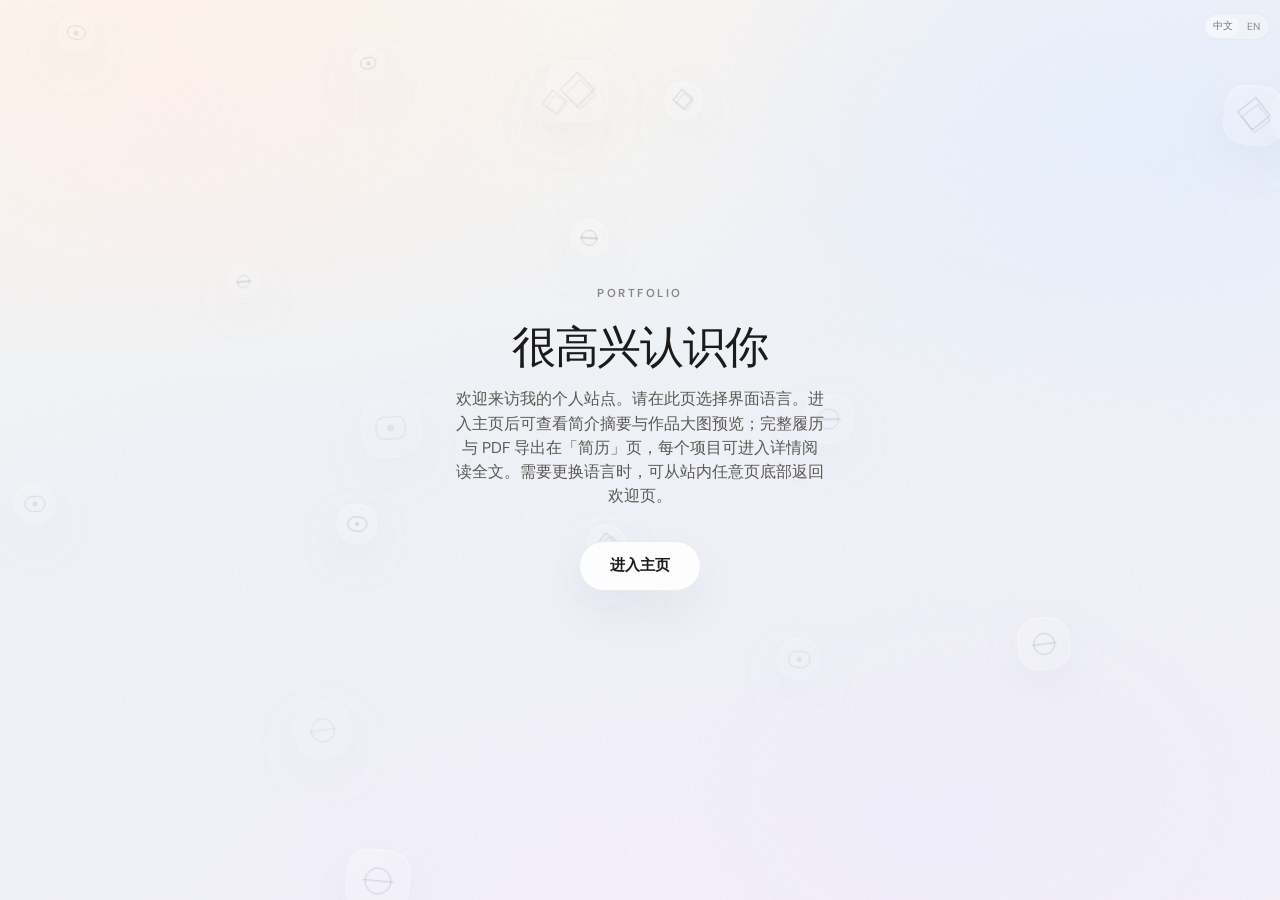
<file: index.html>
<!DOCTYPE html>
<html lang="zh-CN">
  <head>
    <meta charset="UTF-8" />
    <meta name="viewport" content="width=device-width, initial-scale=1" />
    <meta name="description" content="" id="meta-desc" />
    <title id="doc-title">很高兴认识你</title>
    <link rel="preconnect" href="https://fonts.googleapis.com" />
    <link rel="preconnect" href="https://fonts.gstatic.com" crossorigin />
    <link
      href="https://fonts.googleapis.com/css2?family=DM+Sans:ital,opsz,wght@0,9..40,300;0,9..40,400;0,9..40,500;0,9..40,600;1,9..40,400&display=swap"
      rel="stylesheet"
    />
    <link rel="stylesheet" href="styles.css" />
  </head>
  <body data-page="welcome">
    <div class="grain" aria-hidden="true"></div>
    <div class="welcome-bg" id="welcome-bg" aria-hidden="true"></div>

    <div class="lang-corner no-print">
      <div class="lang-switch lang-switch--compact" role="group" aria-label="语言">
        <button type="button" class="lang-btn active" data-lang="zh" aria-pressed="true">中文</button>
        <button type="button" class="lang-btn" data-lang="en" aria-pressed="false">EN</button>
      </div>
    </div>

    <main class="welcome-screen">
      <p class="welcome-eyebrow" data-i18n="welcome.eyebrow">Personal site</p>
      <h1 class="welcome-title" data-i18n="welcome.title">很高兴认识你</h1>
      <p class="welcome-subtitle" data-i18n="welcome.subtitle">
        先选择语言，再进入主页：左侧为个人简介摘要，下方为作品预览；完整履历与 PDF 在简历页，每个项目可展开详情。
      </p>

      <button type="button" id="welcome-enter" class="btn-welcome-enter" data-i18n="welcome.enter">
        进入站点
      </button>
    </main>

    <script src="app.js" defer></script>
  </body>
</html>
</file>
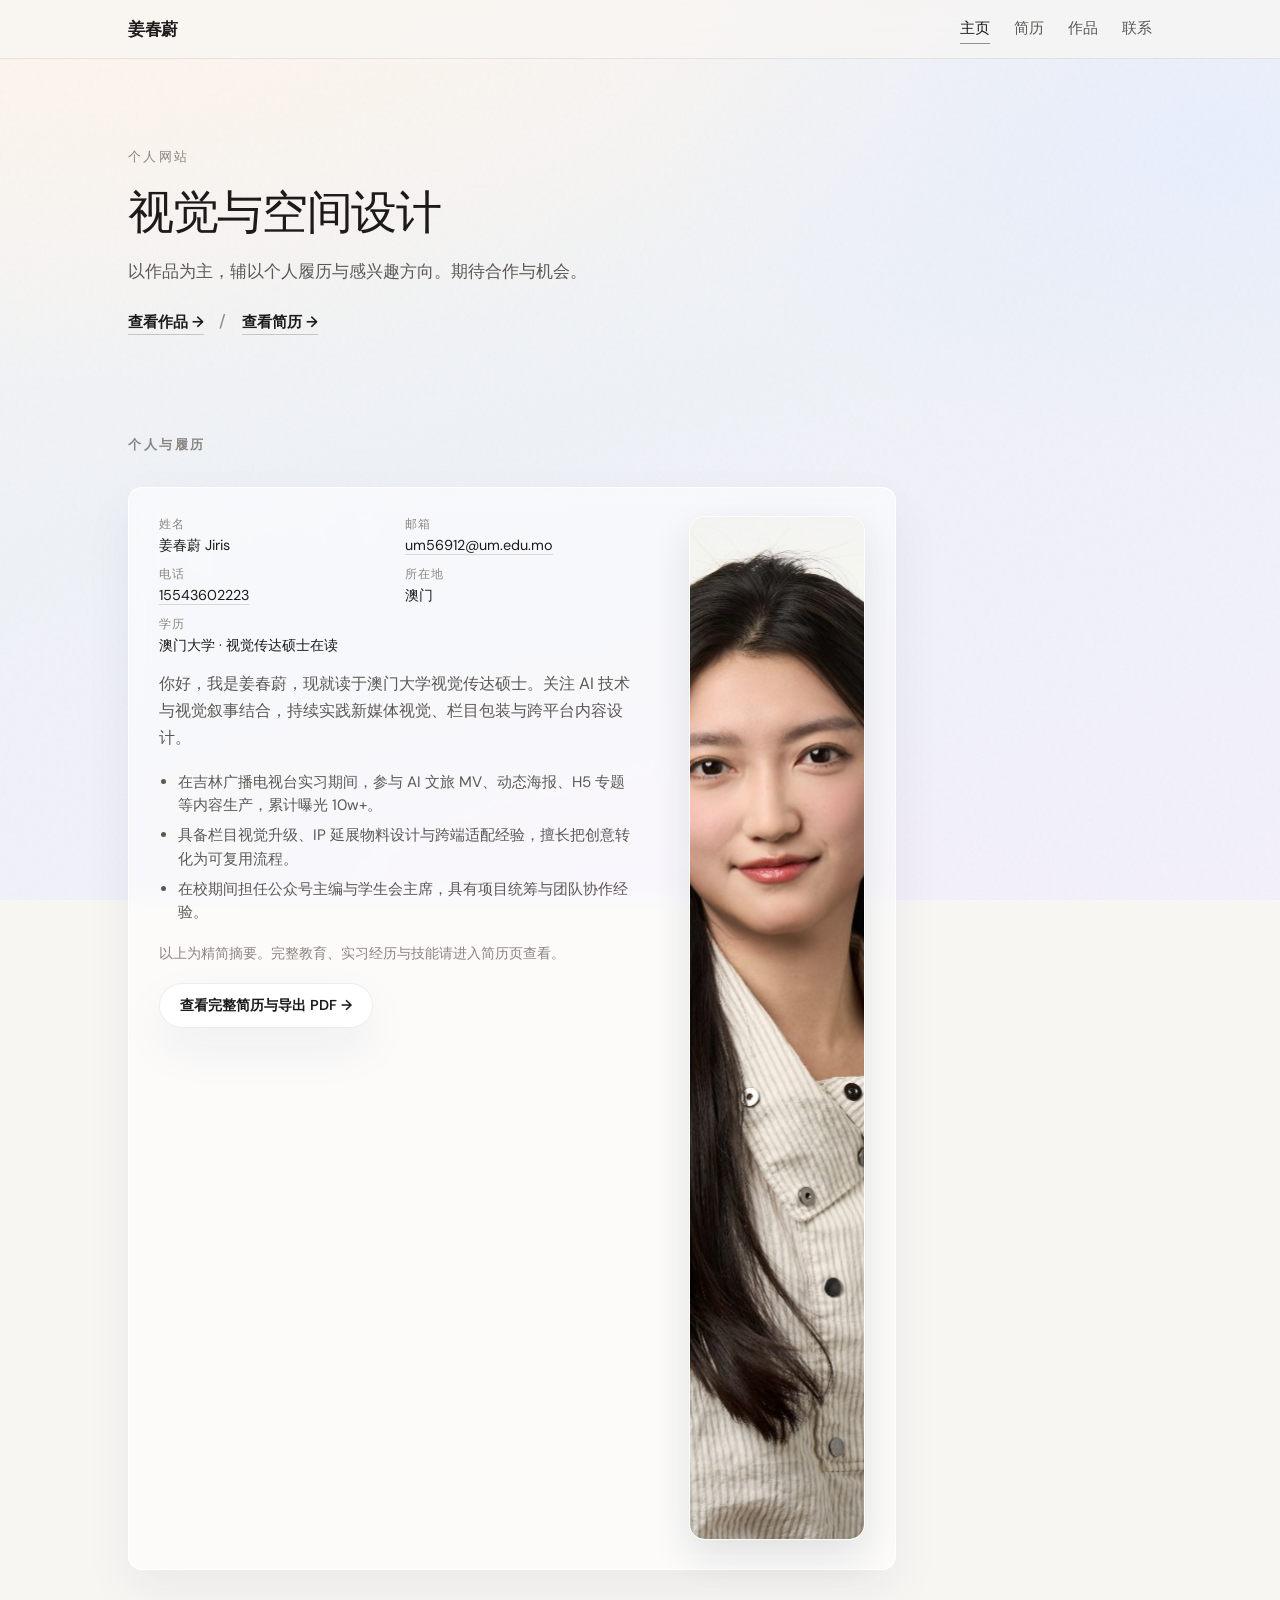
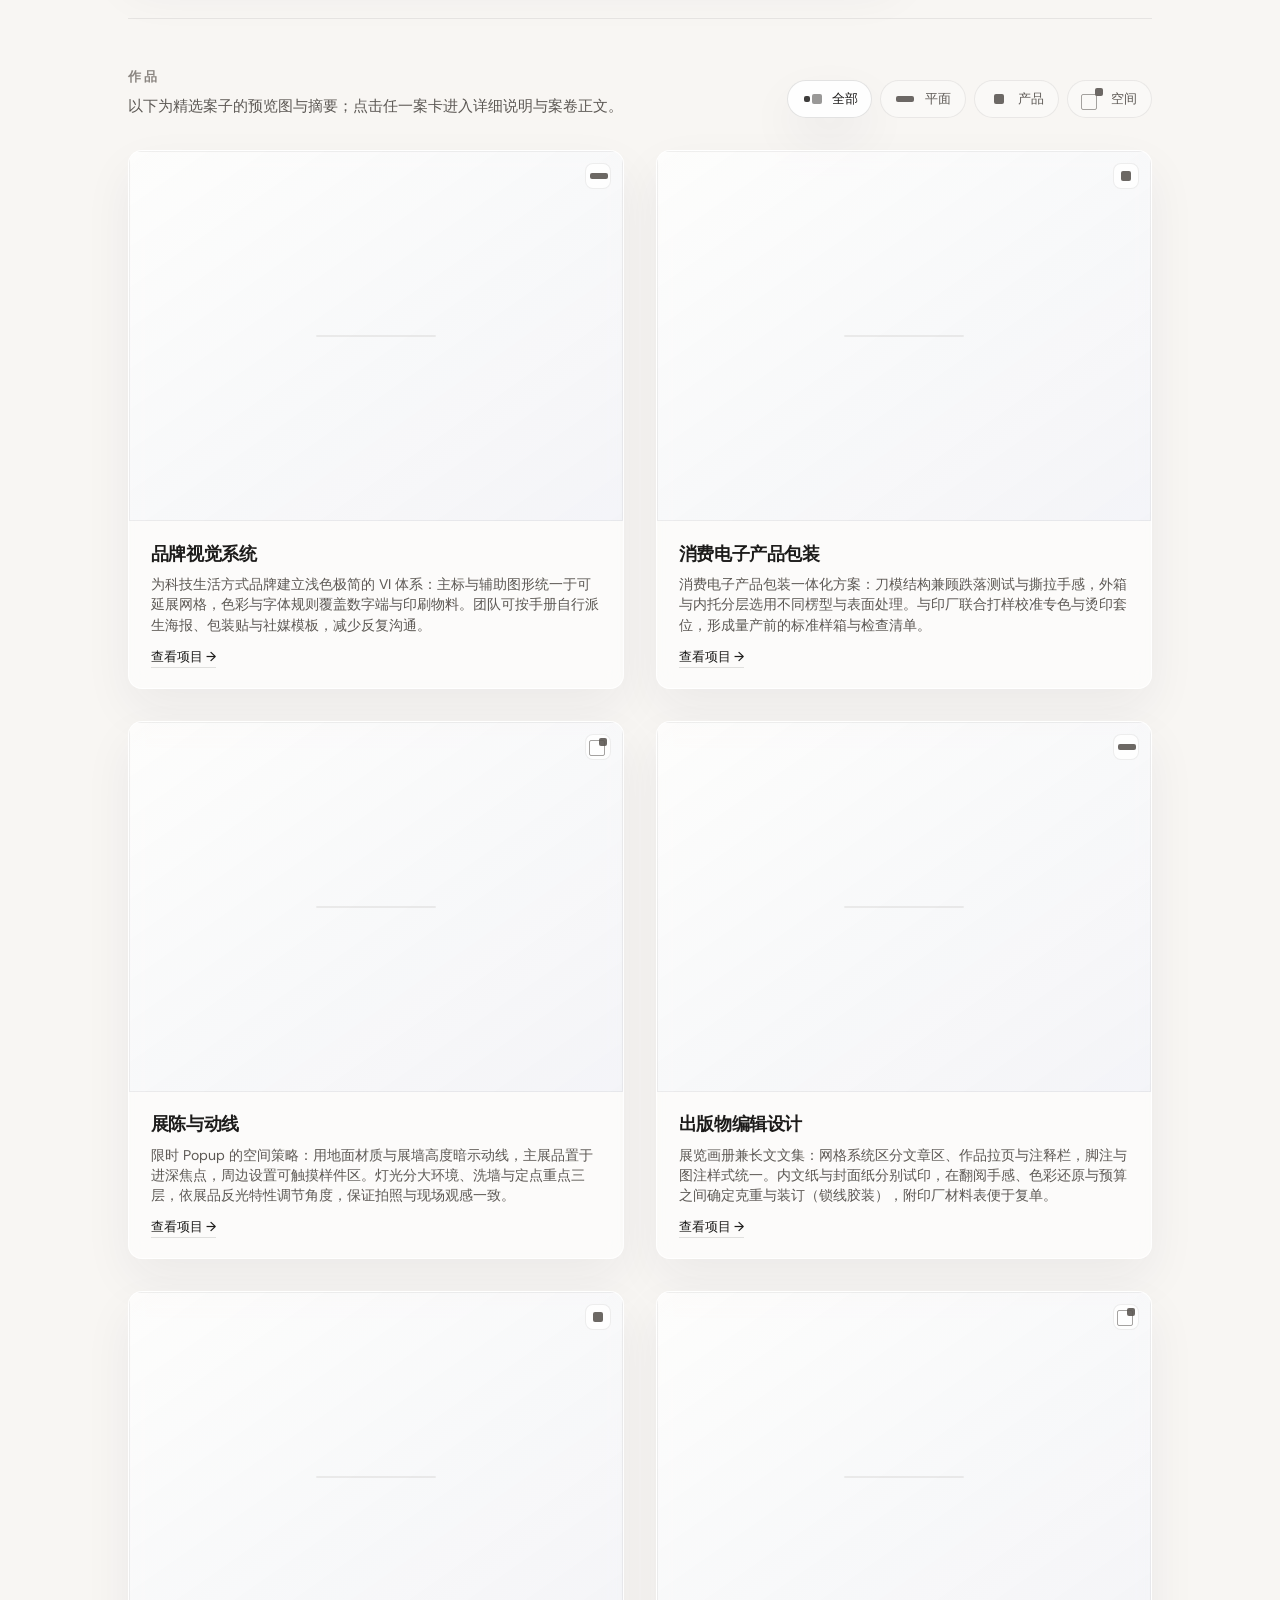
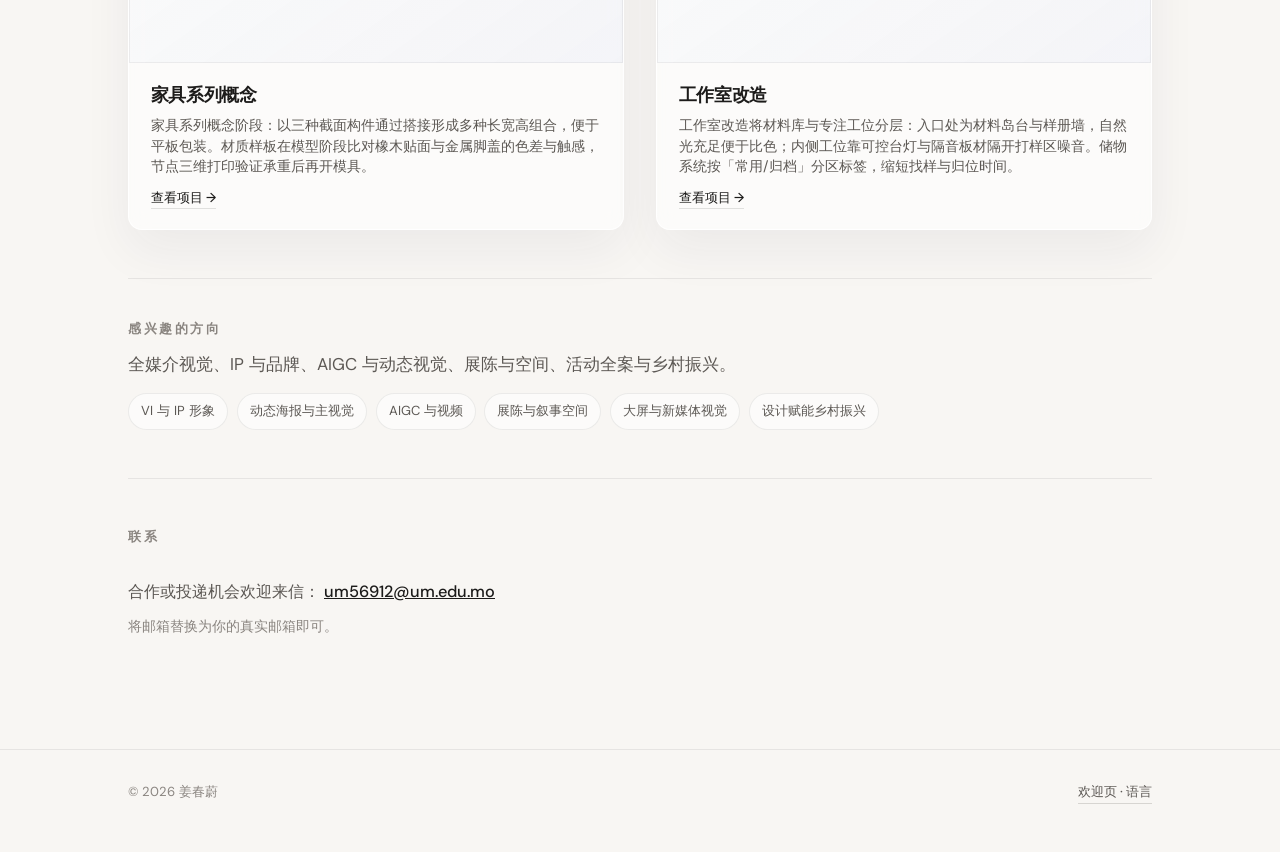
<file: home.html>
<!DOCTYPE html>
<html lang="zh-CN">
  <head>
    <meta charset="UTF-8" />
    <meta name="viewport" content="width=device-width, initial-scale=1" />
    <meta name="description" content="" id="meta-desc" />
    <title id="doc-title">作品集 · 个人简历</title>
    <link rel="preconnect" href="https://fonts.googleapis.com" />
    <link rel="preconnect" href="https://fonts.gstatic.com" crossorigin />
    <link
      href="https://fonts.googleapis.com/css2?family=DM+Sans:ital,opsz,wght@0,9..40,300;0,9..40,400;0,9..40,500;0,9..40,600;1,9..40,400&display=swap"
      rel="stylesheet"
    />
    <link rel="stylesheet" href="styles.css" />
  </head>
  <body data-page="home">
    <div class="grain" aria-hidden="true"></div>

    <header class="site-header">
      <div class="site-header-inner">
        <a href="home.html" class="logo" data-i18n="site.name">姜春蔚</a>
        <nav class="nav" aria-label="主目录">
          <a href="home.html" class="nav-link active" data-i18n="navHome">主页</a>
          <a href="resume.html" class="nav-link" data-i18n="nav.resume">简历</a>
          <a href="home.html#work" class="nav-link" data-i18n="nav.work">作品</a>
          <a href="home.html#contact" class="nav-link" data-i18n="nav.contact">联系</a>
        </nav>
      </div>
    </header>

    <main id="top">
      <section class="hero">
        <p class="hero-tag" data-i18n="home.heroTag">个人网站</p>
        <h1 class="hero-title" data-i18n="home.heroTitle">视觉与空间设计</h1>
        <p class="hero-lead" data-i18n="home.heroLead">
          以作品为主，辅以个人履历与感兴趣方向。期待合作与机会。
        </p>
        <p class="hero-cta">
          <a href="home.html#work" class="link-cta"><span data-i18n="home.heroWork">查看作品 →</span></a>
          <span class="hero-cta-split"> / </span>
          <a href="resume.html" class="link-cta"><span data-i18n="home.heroResume">查看简历 →</span></a>
        </p>
      </section>

      <section id="about" class="section profile-section">
        <h2 class="section-title" data-i18n="section.about">个人与履历</h2>
        <div class="profile-card">
          <div class="profile-copy">
            <div class="resume-info-grid">
              <div class="resume-info-item">
                <span class="resume-info-label" data-i18n="profile.nameLabel">姓名</span>
                <span class="resume-info-value" id="profile-name"></span>
              </div>
              <div class="resume-info-item">
                <span class="resume-info-label" data-i18n="profile.emailLabel">邮箱</span>
                <span class="resume-info-value"><a id="profile-email" href="mailto:um56912@um.edu.mo">um56912@um.edu.mo</a></span>
              </div>
              <div class="resume-info-item">
                <span class="resume-info-label" data-i18n="profile.phoneLabel">电话</span>
                <span class="resume-info-value"><a id="profile-phone" href="tel:15543602223">15543602223</a></span>
              </div>
              <div class="resume-info-item">
                <span class="resume-info-label" data-i18n="profile.locationLabel">所在地</span>
                <span class="resume-info-value" id="profile-location"></span>
              </div>
              <div class="resume-info-item">
                <span class="resume-info-label" data-i18n="profile.educationLabel">学历</span>
                <span class="resume-info-value" id="profile-education"></span>
              </div>
            </div>
            <p id="profile-intro" class="profile-intro"></p>
            <ul id="profile-highlights" class="profile-highlights"></ul>
            <p class="profile-hint" data-i18n="home.profileHint"></p>
            <a href="resume.html" class="btn-profile-cta"><span data-i18n="home.ctaFullResume">查看完整简历与导出 PDF</span></a>
          </div>
          <div class="profile-media">
            <img id="profile-photo" src="images/profile-jiang-chunwei.png" alt="姜春蔚" width="768" height="1024" />
          </div>
        </div>
      </section>

      <section id="work" class="section work">
        <div class="work-head">
          <div class="work-head-text">
            <h2 class="section-title" data-i18n="section.work">作品集</h2>
            <p class="work-intro" data-i18n="work.intro"></p>
          </div>
          <div class="filters" role="tablist" aria-label="作品分类">
            <button type="button" class="filter active" data-filter="all" role="tab" aria-selected="true">
              <span class="filter-icon filter-icon--all" aria-hidden="true"></span>
              <span data-i18n="filter.all">全部</span>
            </button>
            <button type="button" class="filter" data-filter="graphic" role="tab" aria-selected="false">
              <span class="filter-icon filter-icon--graphic" aria-hidden="true"></span>
              <span data-i18n="filter.graphic">平面</span>
            </button>
            <button type="button" class="filter" data-filter="product" role="tab" aria-selected="false">
              <span class="filter-icon filter-icon--product" aria-hidden="true"></span>
              <span data-i18n="filter.product">产品</span>
            </button>
            <button type="button" class="filter" data-filter="spatial" role="tab" aria-selected="false">
              <span class="filter-icon filter-icon--spatial" aria-hidden="true"></span>
              <span data-i18n="filter.spatial">空间</span>
            </button>
          </div>
        </div>

        <div class="project-grid project-grid--featured" id="project-grid"></div>
      </section>

      <section class="section interests-section">
        <h2 class="section-title" data-i18n="home.interestsTitle">感兴趣的方向</h2>
        <p class="interests-desc" data-i18n="home.interestsDesc">全媒介视觉、IP 与品牌、AIGC 与动态视觉、展陈与空间、活动全案与乡村振兴。</p>
        <ul class="interests-list">
          <li class="interest-tag" data-i18n="home.interest1">VI 与 IP 形象</li>
          <li class="interest-tag" data-i18n="home.interest2">动态海报与主视觉</li>
          <li class="interest-tag" data-i18n="home.interest3">AIGC 与视频</li>
          <li class="interest-tag" data-i18n="home.interest4">展陈与叙事空间</li>
          <li class="interest-tag" data-i18n="home.interest5">大屏与新媒体视觉</li>
          <li class="interest-tag" data-i18n="home.interest6">设计赋能乡村振兴</li>
        </ul>
      </section>

      <section id="contact" class="section contact">
        <h2 class="section-title" data-i18n="section.contact">联系</h2>
        <p class="contact-text">
          <span data-i18n="contact.line1">合作或投递机会欢迎来信：</span>
          <a id="contact-mail" href="mailto:hello@example.com">hello@example.com</a>
        </p>
        <p class="contact-note" data-i18n="contact.note">将邮箱替换为你的真实邮箱即可。</p>
      </section>
    </main>

    <footer class="site-footer">
      <div class="site-footer-inner">
        <span class="site-footer-copy"
          >© <span id="year"></span> <span data-i18n="site.name">姜春蔚</span></span
        >
        <a href="index.html" class="footer-lang-link no-print" data-i18n="footer.langLink">欢迎页 · 语言</a>
      </div>
    </footer>

    <script src="app.js" defer></script>
  </body>
</html>
</file>
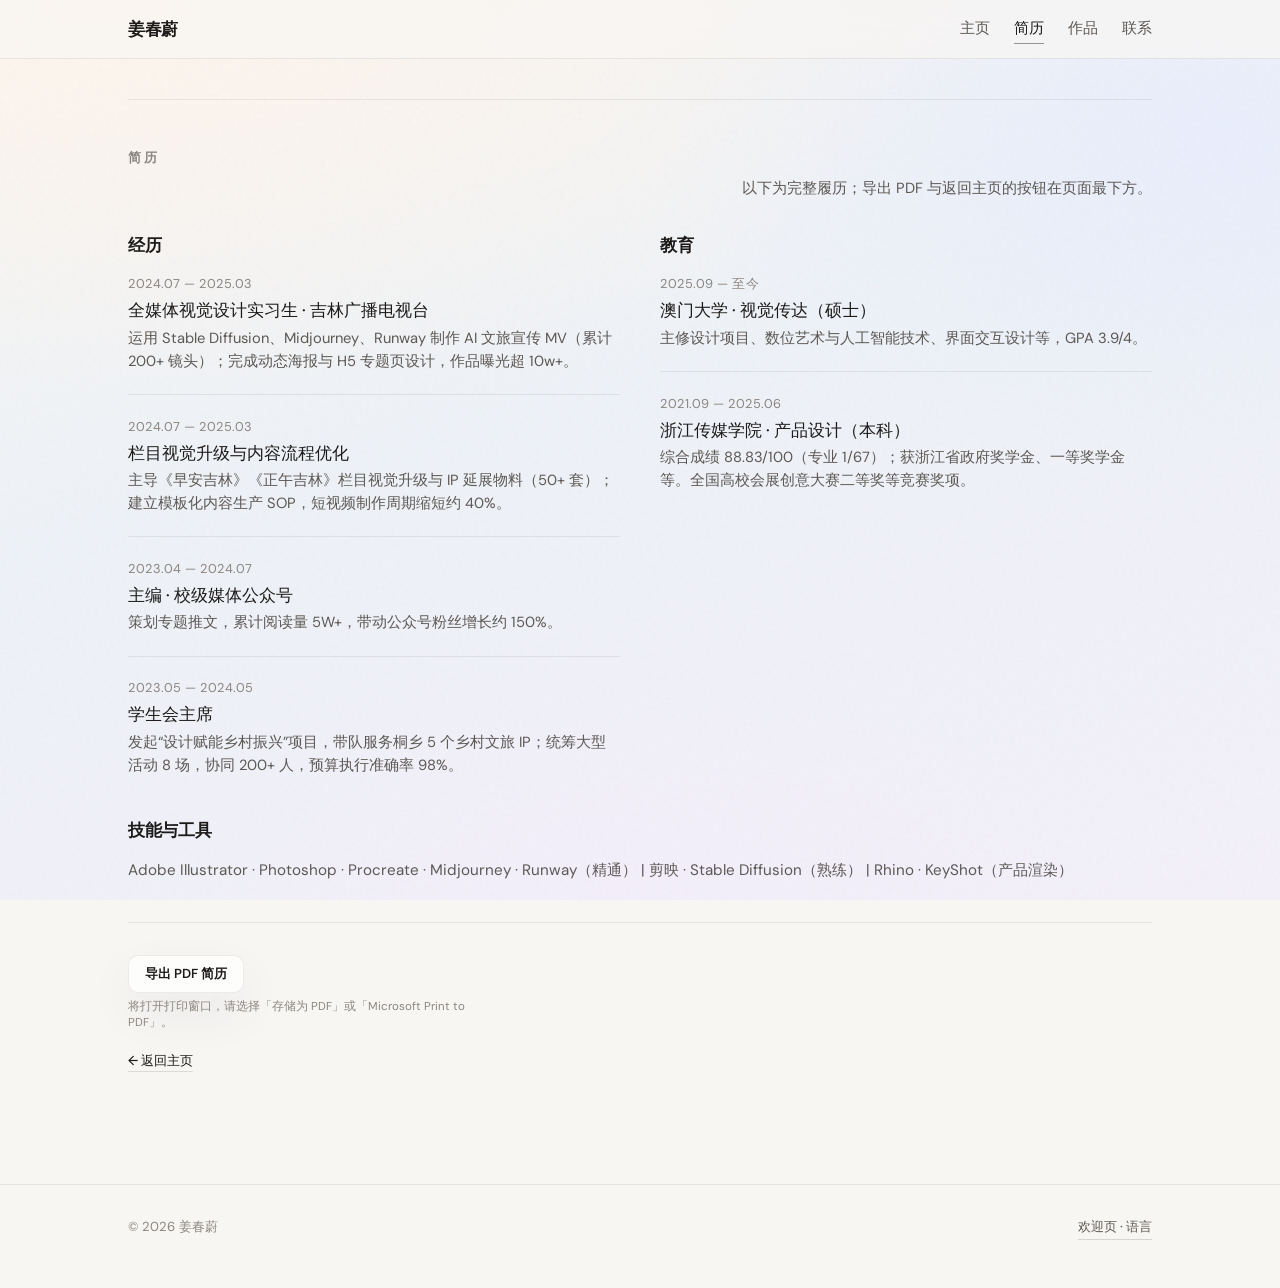
<file: resume.html>
<!DOCTYPE html>
<html lang="zh-CN">
  <head>
    <meta charset="UTF-8" />
    <meta name="viewport" content="width=device-width, initial-scale=1" />
    <meta name="description" content="" id="meta-desc" />
    <title id="doc-title">简历</title>
    <link rel="preconnect" href="https://fonts.googleapis.com" />
    <link rel="preconnect" href="https://fonts.gstatic.com" crossorigin />
    <link
      href="https://fonts.googleapis.com/css2?family=DM+Sans:ital,opsz,wght@0,9..40,300;0,9..40,400;0,9..40,500;0,9..40,600;1,9..40,400&display=swap"
      rel="stylesheet"
    />
    <link rel="stylesheet" href="styles.css" />
  </head>
  <body data-page="resume">
    <div class="grain" aria-hidden="true"></div>

    <header class="site-header">
      <div class="site-header-inner">
        <a href="home.html" class="logo" data-i18n="site.name">姜春蔚</a>
        <nav class="nav" aria-label="主目录">
          <a href="home.html" class="nav-link" data-i18n="navHome">主页</a>
          <a href="resume.html" class="nav-link active" data-i18n="nav.resume">简历</a>
          <a href="home.html#work" class="nav-link" data-i18n="nav.work">作品</a>
          <a href="home.html#contact" class="nav-link" data-i18n="nav.contact">联系</a>
        </nav>
      </div>
    </header>

    <main id="top">
      <section id="resume" class="section resume resume-page">
        <header class="resume-section-head resume-section-head--intro">
          <h2 class="section-title" data-i18n="section.resume">简历</h2>
          <p class="resume-subline" data-i18n="resume.subline"></p>
        </header>

        <div class="resume-grid">
          <div class="resume-block">
            <h3 data-i18n="resume.experience">经历</h3>
            <ul class="timeline" id="timeline-exp"></ul>
          </div>
          <div class="resume-block">
            <h3 data-i18n="resume.education">教育</h3>
            <ul class="timeline" id="timeline-edu"></ul>
          </div>
          <div class="resume-block resume-skills">
            <h3 data-i18n="resume.skills">技能与工具</h3>
            <p class="skills" id="resume-skills-text"></p>
          </div>
        </div>

        <div class="resume-actions no-print resume-actions--footer">
          <button type="button" id="btn-print-resume" class="btn-pdf" data-i18n="btn.printResume">
            导出 PDF 简历
          </button>
          <span class="pdf-hint" data-i18n="resume.printHint"></span>
          <p class="resume-back-wrap">
            <a href="home.html" class="link-cta subtle" data-i18n="resume.backHome">← 返回主页</a>
          </p>
        </div>
      </section>
    </main>

    <footer class="site-footer">
      <div class="site-footer-inner">
        <span class="site-footer-copy"
          >© <span id="year"></span> <span data-i18n="site.name">姜春蔚</span></span
        >
        <a href="index.html" class="footer-lang-link no-print" data-i18n="footer.langLink">欢迎页 · 语言</a>
      </div>
    </footer>

    <script src="app.js" defer></script>
  </body>
</html>
</file>
<file: styles.css>
/* -----------------------------------------------------------------
   Personal portfolio — minimal light gradients, geometric category icons
   ----------------------------------------------------------------- */

:root {
  --bg0: #f8f6f3;
  --bg1: #eef2f7;
  --bg2: #f3f0fa;
  --ink: #1c1b1a;
  --ink-muted: #5c5854;
  --ink-soft: #8a8580;
  --line: rgba(28, 27, 26, 0.08);
  --card: rgba(255, 255, 255, 0.55);
  --card-border: rgba(255, 255, 255, 0.85);
  --shadow: 0 20px 50px rgba(30, 40, 60, 0.06);
  --radius: 14px;
  --font: "DM Sans", system-ui, sans-serif;
  --ease: cubic-bezier(0.25, 0.1, 0.25, 1);
}

*,
*::before,
*::after {
  box-sizing: border-box;
}

html {
  scroll-behavior: smooth;
}

body {
  margin: 0;
  font-family: var(--font);
  font-size: 17px;
  line-height: 1.55;
  color: var(--ink);
  background: var(--bg0);
  min-height: 100vh;
  position: relative;
  -webkit-font-smoothing: antialiased;
}

body::before {
  content: "";
  position: fixed;
  inset: 0;
  z-index: -2;
  background:
    radial-gradient(120% 80% at 10% 0%, rgba(255, 245, 235, 0.85), transparent 55%),
    radial-gradient(90% 70% at 95% 15%, rgba(230, 236, 255, 0.7), transparent 50%),
    radial-gradient(80% 60% at 50% 100%, rgba(244, 238, 252, 0.75), transparent 45%),
    linear-gradient(165deg, var(--bg0) 0%, var(--bg1) 45%, var(--bg2) 100%);
  pointer-events: none;
}

.grain {
  position: fixed;
  inset: 0;
  z-index: -1;
  opacity: 0.04;
  pointer-events: none;
  background-image: url("data:image/svg+xml,%3Csvg viewBox='0 0 256 256' xmlns='http://www.w3.org/2000/svg'%3E%3Cfilter id='n'%3E%3CfeTurbulence type='fractalNoise' baseFrequency='0.85' numOctaves='4' stitchTiles='stitch'/%3E%3C/filter%3E%3Crect width='100%25' height='100%25' filter='url(%23n)'/%3E%3C/svg%3E");
}

.site-header {
  position: sticky;
  top: 0;
  z-index: 10;
  width: 100%;
  margin: 0;
  padding: 0;
  background: rgba(248, 246, 243, 0.72);
  backdrop-filter: blur(14px);
  border-bottom: 1px solid var(--line);
  box-sizing: border-box;
}

.site-header-inner {
  max-width: 1080px;
  margin: 0 auto;
  padding: 1rem clamp(1rem, 4vw, 1.75rem);
  display: flex;
  align-items: center;
  justify-content: space-between;
  gap: 1rem 1.25rem;
  flex-wrap: wrap;
}

.lang-switch {
  display: inline-flex;
  border-radius: 999px;
  border: 1px solid var(--line);
  background: rgba(255, 255, 255, 0.4);
  padding: 2px;
  gap: 2px;
}

.lang-btn {
  font-family: var(--font);
  font-size: 0.78rem;
  font-weight: 600;
  padding: 0.35rem 0.65rem;
  border: none;
  border-radius: 999px;
  background: transparent;
  color: var(--ink-muted);
  cursor: pointer;
  transition:
    background 0.2s var(--ease),
    color 0.2s var(--ease);
}

.lang-btn:hover {
  color: var(--ink);
}

.lang-btn.active {
  background: rgba(255, 255, 255, 0.95);
  color: var(--ink);
  box-shadow: 0 2px 8px rgba(30, 40, 60, 0.06);
}

/* 语言切换固定在右上角，默认弱化，悬停/聚焦时清晰 */
.lang-corner {
  position: fixed;
  top: max(0.65rem, env(safe-area-inset-top, 0px));
  right: max(0.65rem, env(safe-area-inset-right, 0px));
  z-index: 100;
}

.lang-switch--compact {
  border: 1px solid rgba(28, 27, 26, 0.07);
  background: rgba(255, 255, 255, 0.48);
  backdrop-filter: blur(10px);
  padding: 2px;
  gap: 1px;
  opacity: 0.58;
  transition:
    opacity 0.2s var(--ease),
    border-color 0.2s var(--ease);
}

.lang-corner:hover .lang-switch--compact,
.lang-switch--compact:focus-within {
  opacity: 1;
  border-color: rgba(28, 27, 26, 0.12);
}

.lang-switch--compact .lang-btn {
  font-size: 0.65rem;
  font-weight: 500;
  padding: 0.2rem 0.4rem;
  letter-spacing: 0.02em;
}

.lang-switch--compact .lang-btn.active {
  box-shadow: none;
  background: rgba(255, 255, 255, 0.85);
}

.logo {
  flex-shrink: 0;
  font-weight: 600;
  letter-spacing: -0.02em;
  color: var(--ink);
  text-decoration: none;
}

.nav {
  display: flex;
  flex-wrap: wrap;
  align-items: center;
  justify-content: flex-end;
  gap: clamp(0.75rem, 2.5vw, 1.5rem);
  flex: 1;
  min-width: min(100%, 12rem);
}

.nav a {
  color: var(--ink-muted);
  text-decoration: none;
  font-size: clamp(0.88rem, 2.4vw, 0.95rem);
  font-weight: 500;
  transition: color 0.2s var(--ease);
  white-space: nowrap;
}

.nav a:hover {
  color: var(--ink);
}

.nav-link {
  position: relative;
}

.nav-link::after {
  content: "";
  position: absolute;
  left: 0;
  right: 0;
  bottom: -0.2rem;
  height: 1px;
  background: rgba(28, 27, 26, 0.45);
  transform: scaleX(0);
  transform-origin: left center;
  transition: transform 0.2s var(--ease);
}

.nav-link:hover::after,
.nav-link.active::after {
  transform: scaleX(1);
}

.nav-link.active {
  color: var(--ink);
}

main {
  max-width: 1080px;
  margin: 0 auto;
  padding: 2.5rem clamp(1rem, 4vw, 1.75rem) 4rem;
}

.hero {
  padding: 3rem 0 4rem;
  max-width: 38rem;
}

.hero-tag {
  font-size: 0.8rem;
  text-transform: uppercase;
  letter-spacing: 0.18em;
  color: var(--ink-soft);
  margin: 0 0 1.25rem;
}

.hero-title {
  font-size: clamp(2rem, 5vw, 2.85rem);
  font-weight: 500;
  letter-spacing: -0.03em;
  line-height: 1.12;
  margin: 0 0 1.25rem;
}

.hero-lead {
  margin: 0;
  color: var(--ink-muted);
  font-size: 1.05rem;
}

.hero-cta {
  margin: 1.5rem 0 0;
}

.hero-cta-split {
  display: inline-block;
  margin: 0 0.65rem;
  color: var(--ink-soft);
}

.link-cta {
  font-size: 0.95rem;
  font-weight: 600;
  color: var(--ink);
  text-decoration: none;
  border-bottom: 1px solid rgba(28, 27, 26, 0.2);
  padding-bottom: 2px;
  transition:
    border-color 0.2s var(--ease),
    color 0.2s var(--ease);
}

.link-cta:hover {
  border-color: var(--ink);
  color: var(--ink);
}

.link-cta.subtle {
  font-size: 0.82rem;
  font-weight: 500;
  border-bottom-color: rgba(28, 27, 26, 0.12);
}

.section {
  padding: 3rem 0;
  border-top: 1px solid var(--line);
}

.profile-section {
  border-top: none;
  padding-top: 2.25rem;
}

.profile-card {
  max-width: 48rem;
  padding: 1.75rem 1.85rem 1.85rem;
  border-radius: var(--radius);
  border: 1px solid var(--card-border);
  background: var(--card);
  backdrop-filter: blur(10px);
  box-shadow: var(--shadow);
  display: grid;
  grid-template-columns: minmax(0, 1fr) clamp(9.5rem, 24vw, 13rem);
  gap: 1.2rem 1.4rem;
  align-items: start;
}

.profile-copy {
  min-width: 0;
}

.resume-info-grid {
  display: grid;
  grid-template-columns: repeat(2, minmax(0, 1fr));
  gap: 0.65rem 1rem;
  margin: 0 0 1rem;
}

.resume-info-item {
  display: flex;
  flex-direction: column;
  gap: 0.15rem;
}

.resume-info-label {
  font-size: 0.72rem;
  letter-spacing: 0.08em;
  text-transform: uppercase;
  color: var(--ink-soft);
}

.resume-info-value {
  font-size: 0.9rem;
  color: var(--ink);
  line-height: 1.35;
  word-break: break-word;
}

.resume-info-value a {
  color: var(--ink);
  text-decoration: none;
  border-bottom: 1px solid rgba(28, 27, 26, 0.14);
}

.profile-media {
  margin: 0;
  justify-self: end;
}

.profile-media img {
  display: block;
  width: 11rem;
  aspect-ratio: 3 / 4;
  object-fit: cover;
  object-position: center top;
  border-radius: 1rem;
  border: 1px solid var(--card-border);
  box-shadow: 0 16px 38px rgba(30, 40, 60, 0.12);
  background: #f4f2ee;
}

.profile-intro {
  margin: 0 0 1.2rem;
  font-size: 1.03rem;
  line-height: 1.62;
  color: var(--ink-muted);
}

.profile-highlights {
  margin: 0 0 1.2rem;
  padding-left: 1.2rem;
  color: var(--ink-muted);
  font-size: 0.95rem;
  line-height: 1.55;
}

.profile-highlights li {
  margin-bottom: 0.4rem;
}

.profile-hint {
  margin: 0 0 1.2rem;
  font-size: 0.85rem;
  color: var(--ink-soft);
  line-height: 1.45;
}

.interests-section {
  padding-top: 2.5rem;
}

.interests-desc {
  margin: -1.25rem 0 1rem;
  color: var(--ink-muted);
  max-width: 46rem;
}

.interests-list {
  display: flex;
  flex-wrap: wrap;
  gap: 0.55rem;
  margin: 0;
  padding: 0;
  list-style: none;
}

.interest-tag {
  padding: 0.45rem 0.75rem;
  border: 1px solid var(--line);
  border-radius: 999px;
  background: rgba(255, 255, 255, 0.6);
  font-size: 0.82rem;
  color: var(--ink-muted);
}

@media (max-width: 760px) {
  .profile-card {
    grid-template-columns: 1fr;
    gap: 1rem;
  }

  .profile-media {
    justify-self: start;
    order: -1;
  }

  .profile-media img {
    width: 9.25rem;
  }

  .resume-info-grid {
    grid-template-columns: 1fr;
    gap: 0.6rem;
  }
}

.btn-profile-cta {
  display: inline-block;
  font-size: 0.9rem;
  font-weight: 600;
  padding: 0.65rem 1.25rem;
  border-radius: 999px;
  border: 1px solid var(--line);
  background: rgba(255, 255, 255, 0.88);
  color: var(--ink);
  text-decoration: none;
  box-shadow: var(--shadow);
  transition:
    transform 0.2s var(--ease),
    box-shadow 0.2s var(--ease);
}

.btn-profile-cta:hover {
  transform: translateY(-1px);
  box-shadow: 0 22px 48px rgba(30, 40, 60, 0.09);
}

.section-title {
  font-size: 0.8rem;
  font-weight: 600;
  letter-spacing: 0.2em;
  text-transform: uppercase;
  color: var(--ink-soft);
  margin: 0 0 2rem;
}

.resume-grid {
  display: grid;
  gap: 2.5rem;
}

@media (min-width: 720px) {
  .resume-grid {
    grid-template-columns: 1fr 1fr;
  }

  .resume-skills {
    grid-column: 1 / -1;
  }
}

.resume-block h3 {
  font-size: 1.05rem;
  font-weight: 600;
  margin: 0 0 1rem;
  letter-spacing: -0.02em;
}

.timeline {
  list-style: none;
  margin: 0;
  padding: 0;
}

.timeline li {
  display: grid;
  gap: 0.2rem;
  padding-bottom: 1.35rem;
  margin-bottom: 1.35rem;
  border-bottom: 1px solid var(--line);
}

.timeline li:last-child {
  border-bottom: none;
  margin-bottom: 0;
  padding-bottom: 0;
}

.timeline .time {
  font-size: 0.8rem;
  color: var(--ink-soft);
  letter-spacing: 0.04em;
}

.timeline .role {
  font-weight: 500;
}

.timeline .detail {
  font-size: 0.92rem;
  color: var(--ink-muted);
}

.skills {
  margin: 0;
  color: var(--ink-muted);
  font-size: 0.95rem;
}

.resume-section-head {
  display: flex;
  flex-direction: column;
  gap: 1rem;
  margin-bottom: 2rem;
}

.resume-section-head--intro {
  margin-bottom: 2rem;
}

.resume-subline {
  margin: 0;
  font-size: 0.92rem;
  color: var(--ink-muted);
  line-height: 1.55;
  max-width: 40rem;
}

@media (min-width: 560px) {
  .resume-section-head {
    flex-direction: row;
    align-items: flex-end;
    justify-content: space-between;
  }
}

.resume-actions--footer {
  margin-top: 2.5rem;
  padding-top: 2rem;
  border-top: 1px solid var(--line);
  flex-direction: column;
  align-items: flex-start;
}

.resume-back-wrap {
  margin: 0.5rem 0 0;
}

.resume-actions {
  display: flex;
  flex-direction: column;
  align-items: flex-start;
  gap: 0.4rem;
}

.btn-pdf {
  font-family: var(--font);
  font-size: 0.82rem;
  font-weight: 600;
  padding: 0.55rem 1rem;
  border-radius: 10px;
  border: 1px solid var(--line);
  background: rgba(255, 255, 255, 0.75);
  color: var(--ink);
  cursor: pointer;
  box-shadow: var(--shadow);
  transition:
    transform 0.2s var(--ease),
    box-shadow 0.2s var(--ease);
}

.btn-pdf:hover {
  transform: translateY(-1px);
  box-shadow: 0 24px 48px rgba(30, 40, 60, 0.08);
}

.pdf-hint {
  margin: 0;
  font-size: 0.72rem;
  color: var(--ink-soft);
  max-width: 22rem;
  line-height: 1.4;
}

.work-head {
  display: flex;
  flex-direction: column;
  gap: 1.75rem;
  margin-bottom: 2rem;
}

.work-head-text .section-title {
  margin-bottom: 0.5rem;
}

.work-intro {
  margin: 0;
  font-size: 0.92rem;
  color: var(--ink-muted);
  line-height: 1.55;
  max-width: 38rem;
}

@media (min-width: 900px) {
  .work-head {
    flex-direction: row;
    align-items: flex-end;
    justify-content: space-between;
    gap: 2rem;
  }

  .work-head-text {
    flex: 1;
    min-width: 0;
  }
}

.filters {
  display: flex;
  flex-wrap: wrap;
  gap: 0.5rem;
}

.filter {
  display: inline-flex;
  align-items: center;
  gap: 0.5rem;
  padding: 0.45rem 0.85rem;
  border-radius: 999px;
  border: 1px solid var(--line);
  background: rgba(255, 255, 255, 0.35);
  color: var(--ink-muted);
  font-family: var(--font);
  font-size: 0.82rem;
  font-weight: 500;
  cursor: pointer;
  transition:
    background 0.22s var(--ease),
    border-color 0.22s var(--ease),
    color 0.22s var(--ease);
}

.filter:hover {
  border-color: rgba(28, 27, 26, 0.14);
  color: var(--ink);
}

.filter.active {
  background: rgba(255, 255, 255, 0.85);
  border-color: rgba(28, 27, 26, 0.12);
  color: var(--ink);
  box-shadow: var(--shadow);
}

/* Category icons: 平面=长条矩形，产品=小方块，空间=大方块+小方块 */
.filter-icon {
  display: inline-block;
  width: 22px;
  height: 22px;
  position: relative;
  flex-shrink: 0;
}

.filter-icon--all::before,
.filter-icon--all::after {
  content: "";
  position: absolute;
  background: currentColor;
  border-radius: 2px;
  opacity: 0.85;
}

.filter-icon--all::before {
  width: 6px;
  height: 6px;
  left: 2px;
  top: 8px;
}

.filter-icon--all::after {
  width: 10px;
  height: 10px;
  right: 2px;
  top: 6px;
  opacity: 0.45;
}

.filter-icon--graphic::before {
  content: "";
  position: absolute;
  left: 1px;
  top: 50%;
  transform: translateY(-50%);
  width: 18px;
  height: 6px;
  background: currentColor;
  border-radius: 2px;
  opacity: 0.9;
}

.filter-icon--product::before {
  content: "";
  position: absolute;
  left: 50%;
  top: 50%;
  transform: translate(-50%, -50%);
  width: 10px;
  height: 10px;
  background: currentColor;
  border-radius: 2px;
  opacity: 0.9;
}

.filter-icon--spatial {
  border-radius: 2px;
}

.filter-icon--spatial::before {
  content: "";
  position: absolute;
  left: 0;
  bottom: 0;
  width: 16px;
  height: 16px;
  border: 1.5px solid currentColor;
  border-radius: 2px;
  opacity: 0.55;
  box-sizing: border-box;
}

.filter-icon--spatial::after {
  content: "";
  position: absolute;
  right: 0;
  top: 0;
  width: 8px;
  height: 8px;
  background: currentColor;
  border-radius: 2px;
  opacity: 0.9;
}

.project-grid {
  display: grid;
  grid-template-columns: repeat(auto-fill, minmax(260px, 1fr));
  gap: 1.25rem;
}

.project-grid--featured {
  grid-template-columns: 1fr;
  gap: 1.85rem;
}

@media (min-width: 768px) {
  .project-grid--featured {
    grid-template-columns: repeat(2, 1fr);
    gap: 2rem;
  }
}

.project-thumb--large {
  aspect-ratio: 3 / 2;
  min-height: 220px;
}

.project-card--preview .project-body {
  padding: 1.2rem 1.35rem 1.35rem;
}

.project-card--preview .project-body h3 {
  font-size: 1.12rem;
}

.project-preview {
  margin: 0;
  font-size: 0.92rem;
  line-height: 1.55;
  color: var(--ink-muted);
  display: -webkit-box;
  -webkit-line-clamp: 6;
  -webkit-box-orient: vertical;
  overflow: hidden;
}

@supports not (-webkit-line-clamp: 6) {
  .project-preview {
    max-height: 9.2em;
    overflow: hidden;
  }
}

.project-thumb-wrap {
  display: block;
  text-decoration: none;
  color: inherit;
}

.project-thumb-wrap:focus-visible {
  outline: 2px solid var(--ink-soft);
  outline-offset: 2px;
}

.project-card {
  border-radius: var(--radius);
  border: 1px solid var(--card-border);
  background: var(--card);
  backdrop-filter: blur(10px);
  overflow: hidden;
  box-shadow: var(--shadow);
  transition:
    transform 0.28s var(--ease),
    box-shadow 0.28s var(--ease);
}

.project-card:hover {
  transform: translateY(-3px);
  box-shadow: 0 28px 60px rgba(30, 40, 60, 0.09);
}

.project-card.hidden {
  display: none;
}

.project-thumb {
  aspect-ratio: 4 / 3;
  background: linear-gradient(135deg, rgba(255, 255, 255, 0.5), rgba(230, 235, 245, 0.6));
  display: flex;
  align-items: center;
  justify-content: center;
  position: relative;
  overflow: hidden;
}

.project-thumb--img img {
  position: absolute;
  inset: 0;
  width: 100%;
  height: 100%;
  object-fit: cover;
  display: block;
}

/* 无配图时保留同比例占位，极简留白 */
.project-thumb--empty {
  background: linear-gradient(145deg, rgba(255, 255, 255, 0.35), rgba(235, 238, 246, 0.5));
  box-shadow: inset 0 0 0 1px rgba(28, 27, 26, 0.06);
}

.project-thumb--empty::before {
  content: "";
  position: absolute;
  left: 50%;
  top: 50%;
  transform: translate(-50%, -50%);
  width: 36%;
  max-width: 120px;
  height: 2px;
  border-radius: 1px;
  background: rgba(28, 27, 26, 0.07);
  pointer-events: none;
}

.project-thumb .cat-badge {
  position: absolute;
  top: 0.75rem;
  right: 0.75rem;
  width: 26px;
  height: 26px;
  display: flex;
  align-items: center;
  justify-content: center;
  background: rgba(255, 255, 255, 0.9);
  border-radius: 8px;
  border: 1px solid var(--line);
}

.project-thumb .cat-badge .filter-icon {
  width: 18px;
  height: 18px;
  color: var(--ink-muted);
}

.project-body {
  padding: 1.1rem 1.2rem 1.25rem;
}

.project-body h3 {
  margin: 0 0 0.35rem;
  font-size: 1.02rem;
  font-weight: 600;
  letter-spacing: -0.02em;
}

.project-body p {
  margin: 0;
  font-size: 0.88rem;
  color: var(--ink-muted);
  line-height: 1.45;
}

.project-title-link {
  color: inherit;
  text-decoration: none;
  transition: color 0.2s var(--ease);
}

.project-title-link:hover {
  color: var(--ink-muted);
}

.project-more {
  margin: 0.65rem 0 0 !important;
}

.main-project {
  max-width: 720px;
  margin: 0 auto;
  padding: 1rem clamp(1rem, 4vw, 1.75rem) 3.5rem;
}

.back-link {
  display: inline-block;
  margin-bottom: 1.75rem;
  font-size: 0.88rem;
  font-weight: 500;
  color: var(--ink-muted);
  text-decoration: none;
  transition: color 0.2s var(--ease);
}

.back-link:hover {
  color: var(--ink);
}

.project-detail-media {
  border-radius: var(--radius);
  border: 1px solid var(--card-border);
  box-shadow: var(--shadow);
  margin-bottom: 2rem;
  aspect-ratio: 16 / 9;
}

.project-detail-media.project-thumb--img img {
  border-radius: inherit;
}

.project-detail-header {
  margin-bottom: 1.5rem;
}

.project-detail-meta {
  margin: 0 0 0.5rem;
  font-size: 0.78rem;
  letter-spacing: 0.12em;
  text-transform: uppercase;
  color: var(--ink-soft);
}

.project-detail-cat {
  font-weight: 600;
}

.project-detail-title {
  margin: 0 0 0.65rem;
  font-size: clamp(1.5rem, 4vw, 2rem);
  font-weight: 600;
  letter-spacing: -0.03em;
  line-height: 1.15;
}

.project-detail-lead {
  margin: 0;
  font-size: 1.05rem;
  color: var(--ink-muted);
  line-height: 1.5;
}

.project-detail-body {
  font-size: 0.98rem;
  color: var(--ink-muted);
  line-height: 1.65;
}

.project-detail-body p {
  margin: 0 0 1rem;
}

.project-detail-body p:last-child {
  margin-bottom: 0;
}

.project-not-found {
  padding: 3rem 0;
  text-align: center;
}

.project-not-found p {
  margin: 0 0 1rem;
  color: var(--ink-muted);
}

.resume-page .section.resume {
  border-top: none;
  padding-top: 1.5rem;
}

/* ---------- 欢迎页 ---------- Body[data-page="welcome"] 无顶栏，全屏居中 */
.welcome-bg {
  position: fixed;
  inset: 0;
  z-index: 0;
  pointer-events: none;
  overflow: hidden;
}

.welcome-bg::before {
  content: "";
  position: absolute;
  inset: -10%;
  background:
    radial-gradient(36rem 24rem at 20% 18%, rgba(255, 230, 232, 0.25), transparent 66%),
    radial-gradient(32rem 22rem at 78% 16%, rgba(224, 239, 255, 0.28), transparent 68%),
    radial-gradient(28rem 20rem at 72% 82%, rgba(234, 231, 255, 0.24), transparent 70%);
  filter: blur(10px);
}

.welcome-bg-item {
  position: absolute;
  width: var(--size);
  height: var(--size);
  left: 0;
  top: 0;
  border-radius: 22px;
  background: linear-gradient(145deg, rgba(255, 255, 255, 0.48), rgba(255, 255, 255, 0.12));
  border: 1px solid rgba(255, 255, 255, 0.58);
  box-shadow:
    0 16px 42px rgba(136, 146, 174, 0.14),
    inset 0 1px 0 rgba(255, 255, 255, 0.65);
  backdrop-filter: blur(4px);
}

.welcome-bg-item::before,
.welcome-bg-item::after {
  content: "";
  position: absolute;
  left: 50%;
  top: 50%;
  transform: translate(-50%, -50%);
}

.welcome-bg-item--graphic::before {
  width: 44%;
  height: 44%;
  border-radius: 50%;
  border: 1.5px solid rgba(108, 118, 142, 0.55);
}

.welcome-bg-item--graphic::after {
  width: 50%;
  height: 1.5px;
  background: rgba(108, 118, 142, 0.55);
}

.welcome-bg-item--product::before {
  width: 52%;
  height: 40%;
  border-radius: 8px;
  border: 1.5px solid rgba(108, 118, 142, 0.58);
}

.welcome-bg-item--product::after {
  width: 12%;
  height: 12%;
  border-radius: 50%;
  background: rgba(108, 118, 142, 0.45);
}

.welcome-bg-item--spatial::before {
  width: 42%;
  height: 42%;
  border: 1.5px solid rgba(108, 118, 142, 0.56);
  transform: translate(-50%, -56%) rotate(45deg);
}

.welcome-bg-item--spatial::after {
  width: 36%;
  height: 36%;
  border: 1.5px solid rgba(108, 118, 142, 0.36);
  transform: translate(-37%, -37%) rotate(45deg);
}

.welcome-screen {
  position: relative;
  z-index: 1;
  min-height: 100vh;
  display: flex;
  flex-direction: column;
  align-items: center;
  justify-content: center;
  padding: 2.5rem 1.5rem 4rem;
  max-width: 26rem;
  margin: 0 auto;
  text-align: center;
}

@media (prefers-reduced-motion: reduce) {
  .welcome-bg-item {
    transform: none !important;
  }
}

.welcome-eyebrow {
  margin: 0 0 1.25rem;
  font-size: 0.72rem;
  font-weight: 600;
  letter-spacing: 0.22em;
  text-transform: uppercase;
  color: var(--ink-soft);
}

.welcome-title {
  margin: 0 0 1rem;
  font-size: clamp(2rem, 6vw, 2.75rem);
  font-weight: 500;
  letter-spacing: -0.03em;
  line-height: 1.1;
}

.welcome-subtitle {
  margin: 0 0 2rem;
  font-size: 0.98rem;
  color: var(--ink-muted);
  line-height: 1.55;
}

.btn-welcome-enter {
  font-family: var(--font);
  font-size: 0.95rem;
  font-weight: 600;
  padding: 0.85rem 1.85rem;
  border-radius: 999px;
  border: 1px solid var(--line);
  background: rgba(255, 255, 255, 0.85);
  color: var(--ink);
  cursor: pointer;
  box-shadow: var(--shadow);
  transition:
    transform 0.22s var(--ease),
    box-shadow 0.22s var(--ease);
}

.btn-welcome-enter:hover {
  transform: translateY(-2px);
  box-shadow: 0 24px 50px rgba(30, 40, 60, 0.1);
}

.contact-text {
  margin: 0 0 0.75rem;
  color: var(--ink-muted);
  font-size: 1.02rem;
}

.contact-text a {
  color: var(--ink);
  font-weight: 500;
}

.contact-note {
  margin: 0;
  font-size: 0.85rem;
  color: var(--ink-soft);
}

.site-footer {
  width: 100%;
  margin: 0;
  padding: 0;
  border-top: 1px solid var(--line);
  font-size: 0.82rem;
  color: var(--ink-soft);
  box-sizing: border-box;
}

.site-footer-inner {
  max-width: 1080px;
  margin: 0 auto;
  padding: 2rem clamp(1rem, 4vw, 1.75rem) 3rem;
  display: flex;
  flex-wrap: wrap;
  align-items: baseline;
  justify-content: space-between;
  gap: 0.75rem 1.25rem;
}

.footer-lang-link {
  font-size: 0.82rem;
  font-weight: 500;
  color: var(--ink-muted);
  text-decoration: none;
  border-bottom: 1px solid rgba(28, 27, 26, 0.15);
  padding-bottom: 1px;
  transition:
    color 0.2s var(--ease),
    border-color 0.2s var(--ease);
}

.footer-lang-link:hover {
  color: var(--ink);
  border-bottom-color: rgba(28, 27, 26, 0.28);
}

/* ---------- 打印 PDF：仅简历区块 ---------- */
@media print {
  @page {
    margin: 1.2cm;
  }

  html {
    scroll-behavior: auto;
  }

  body {
    background: #fff;
    color: #111;
    font-size: 11pt;
  }

  body::before,
  .grain {
    display: none !important;
  }

  .no-print,
  .site-header,
  .site-footer,
  #about,
  #work,
  #contact {
    display: none !important;
  }

  main {
    max-width: none;
    padding: 0;
    margin: 0;
  }

  .section.resume {
    border-top: none;
    padding: 0;
  }

  .resume-section-head--intro {
    margin-bottom: 1.25rem;
  }

  .resume-section-head {
    margin-bottom: 1.25rem;
  }

  .section-title {
    color: #333;
    margin-bottom: 1rem;
  }

  .resume-grid {
    gap: 1.25rem;
  }

  .timeline li {
    break-inside: avoid;
    border-bottom-color: #ddd;
  }

  .resume-block h3 {
    break-after: avoid;
  }
}
</file>
